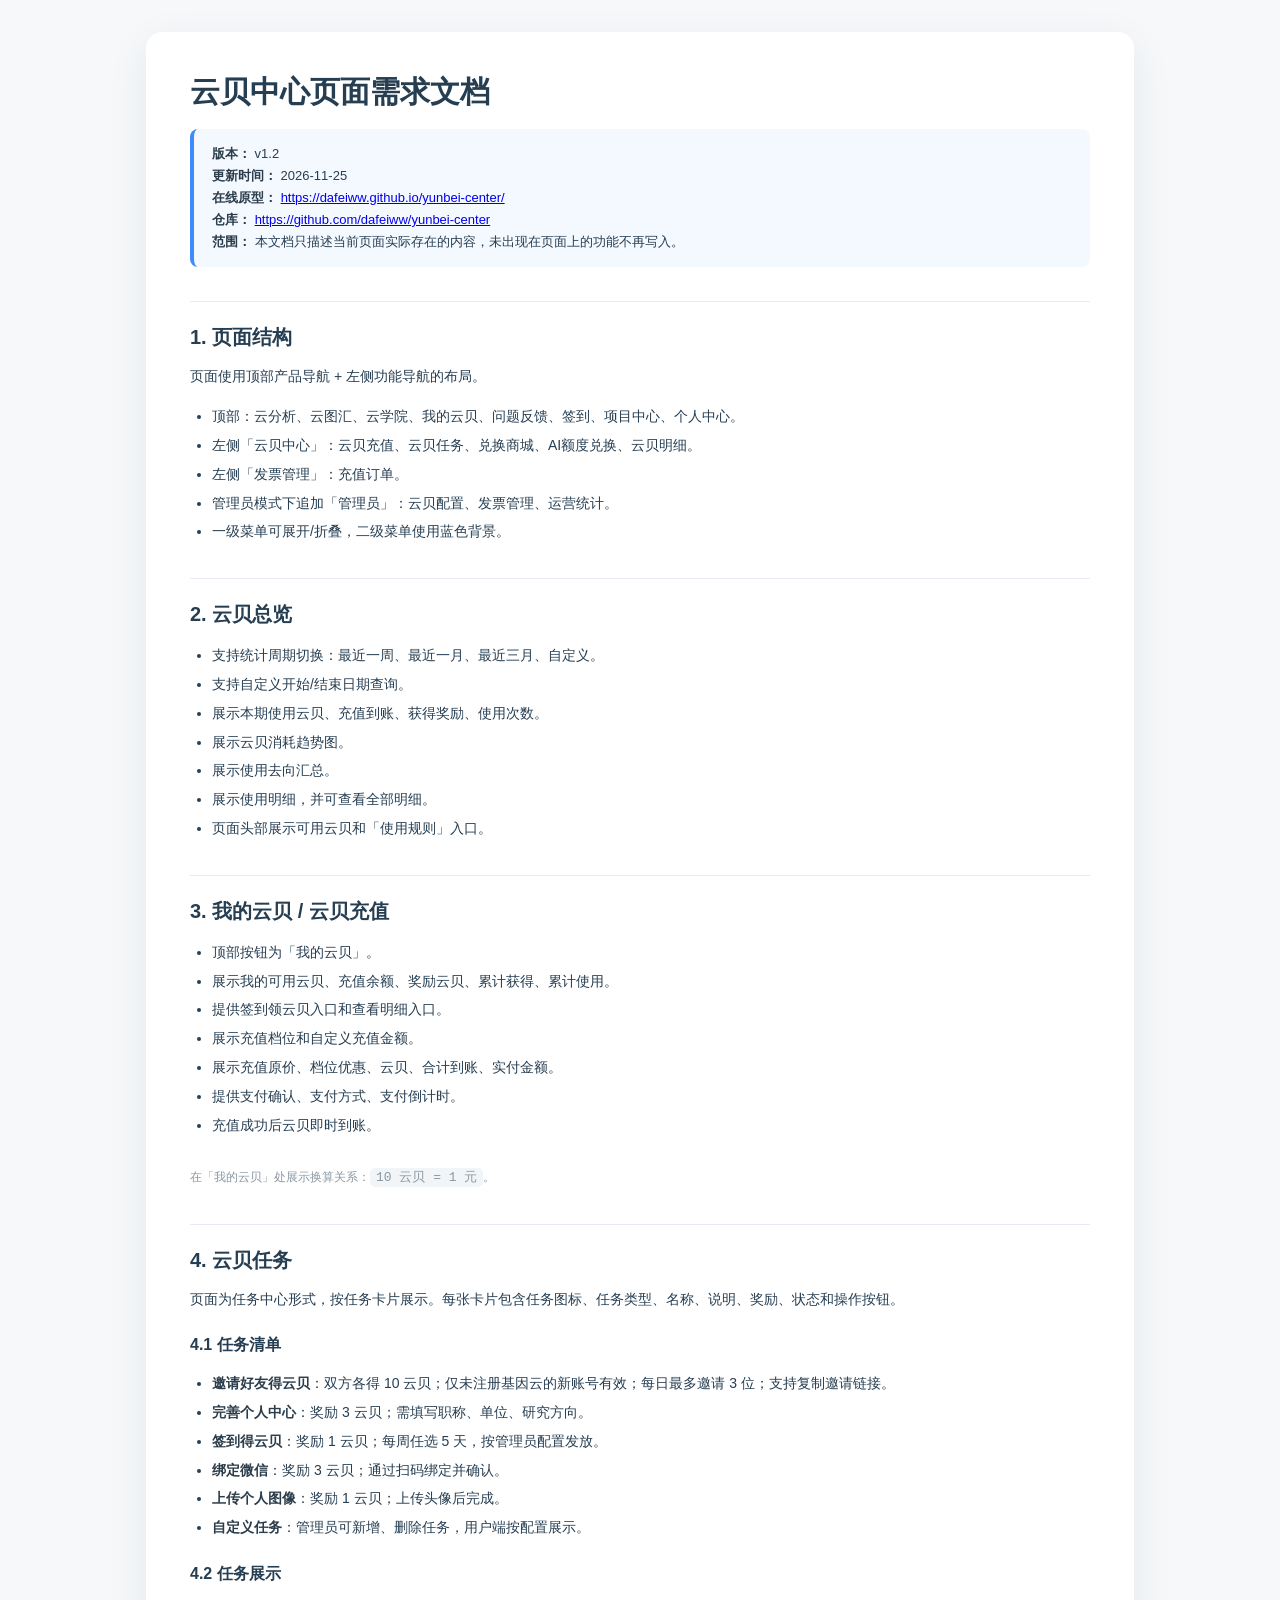
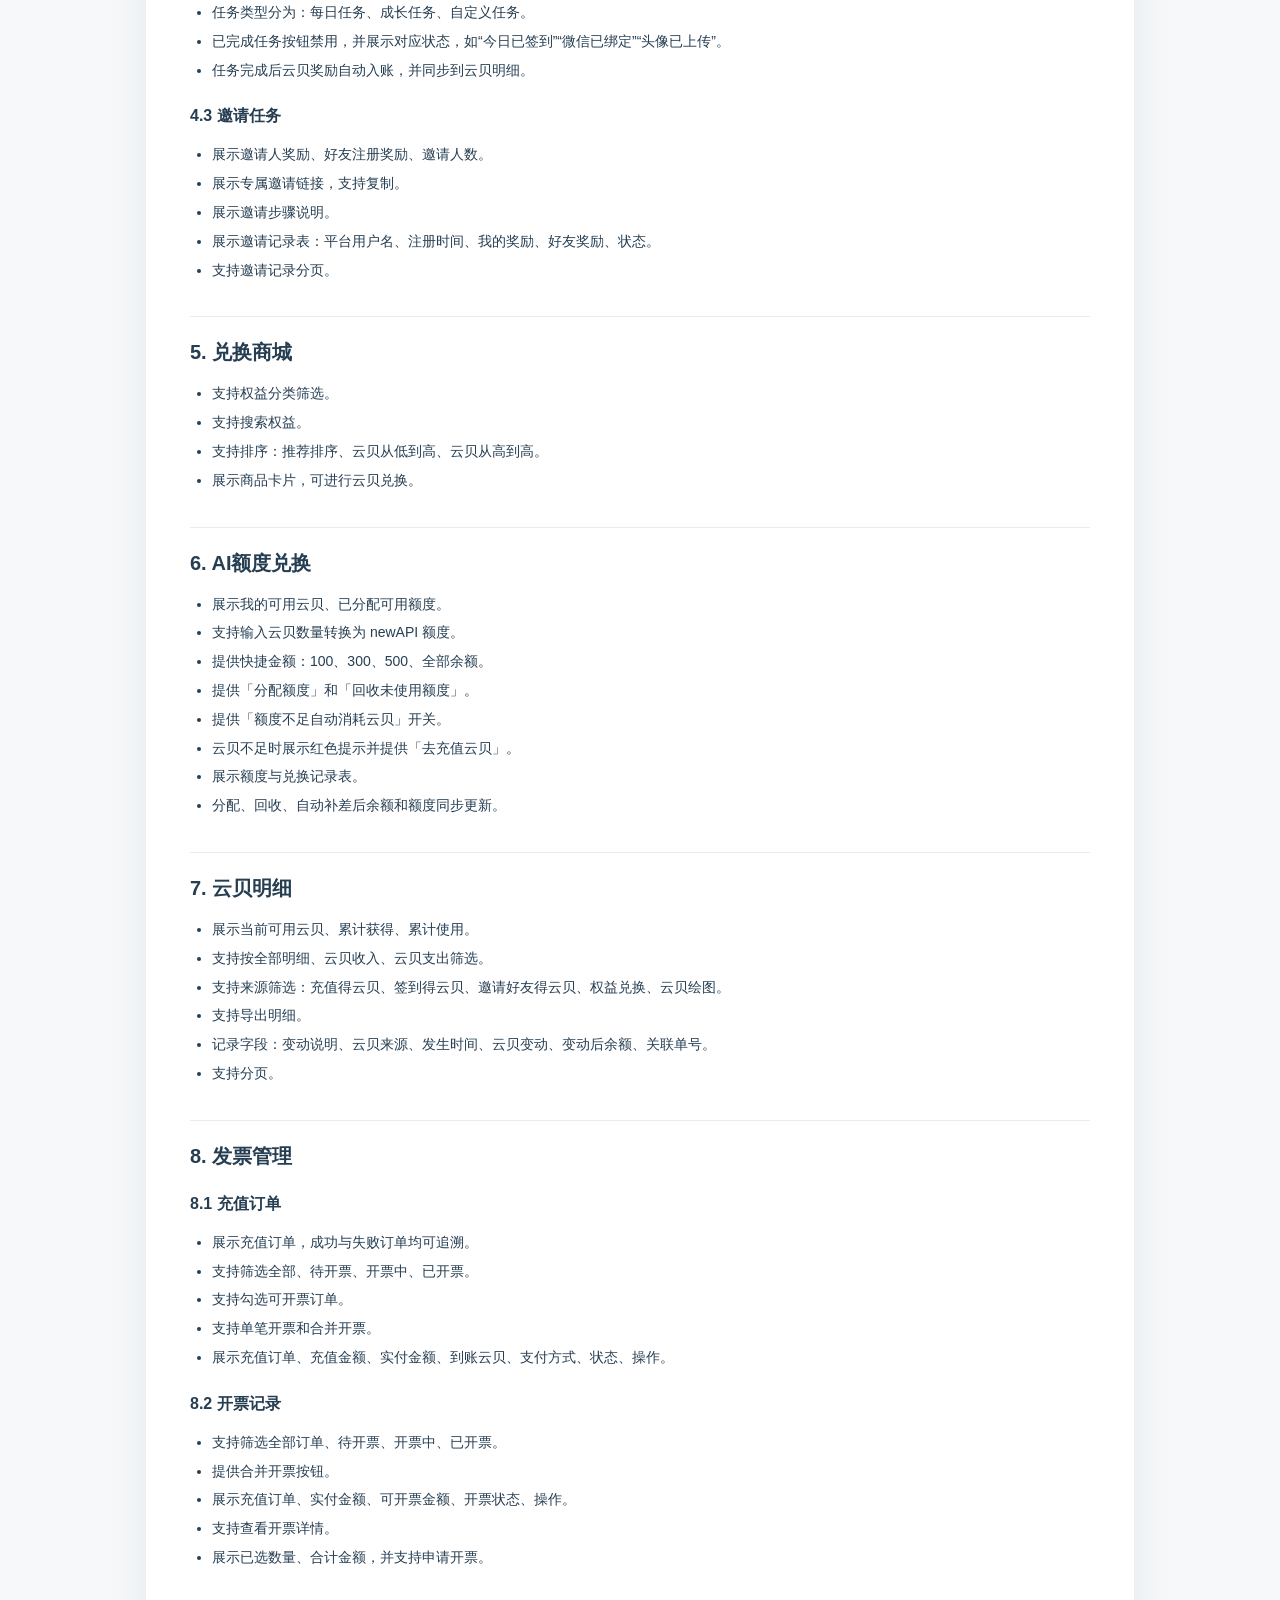
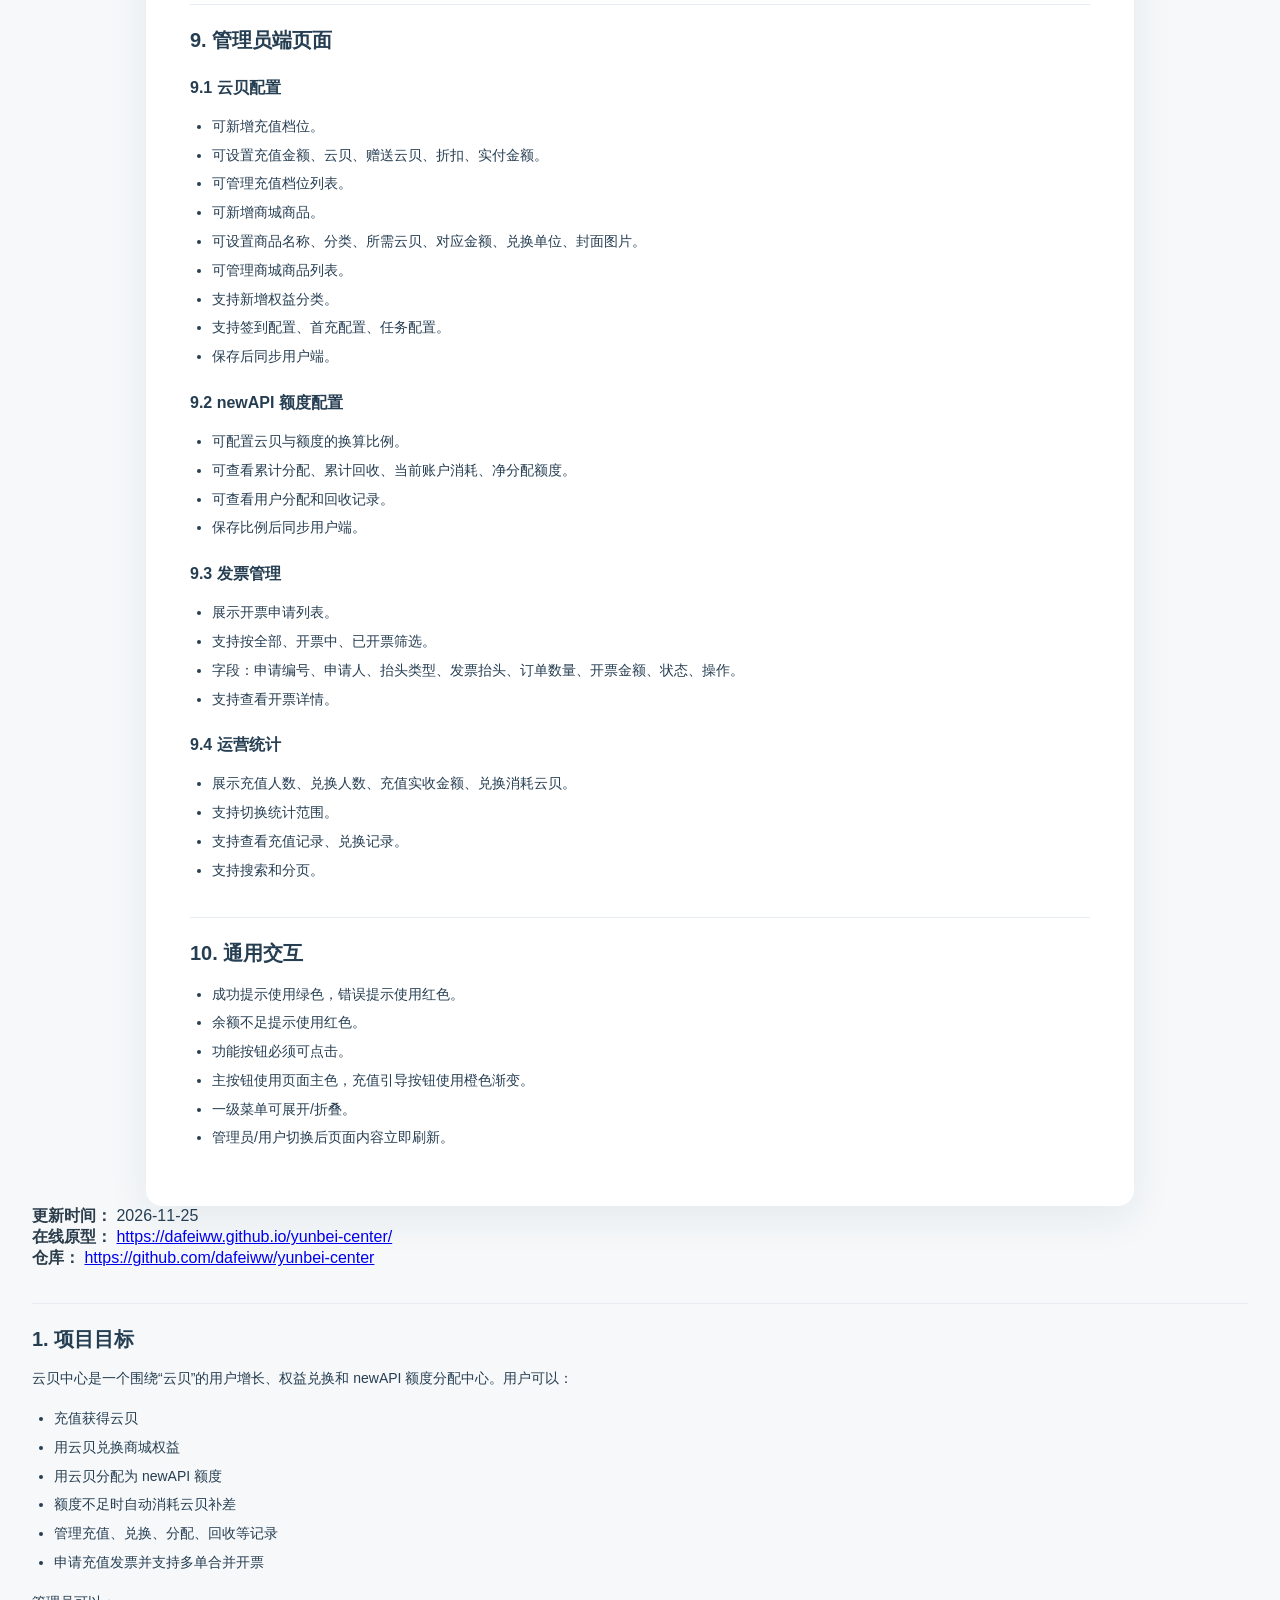
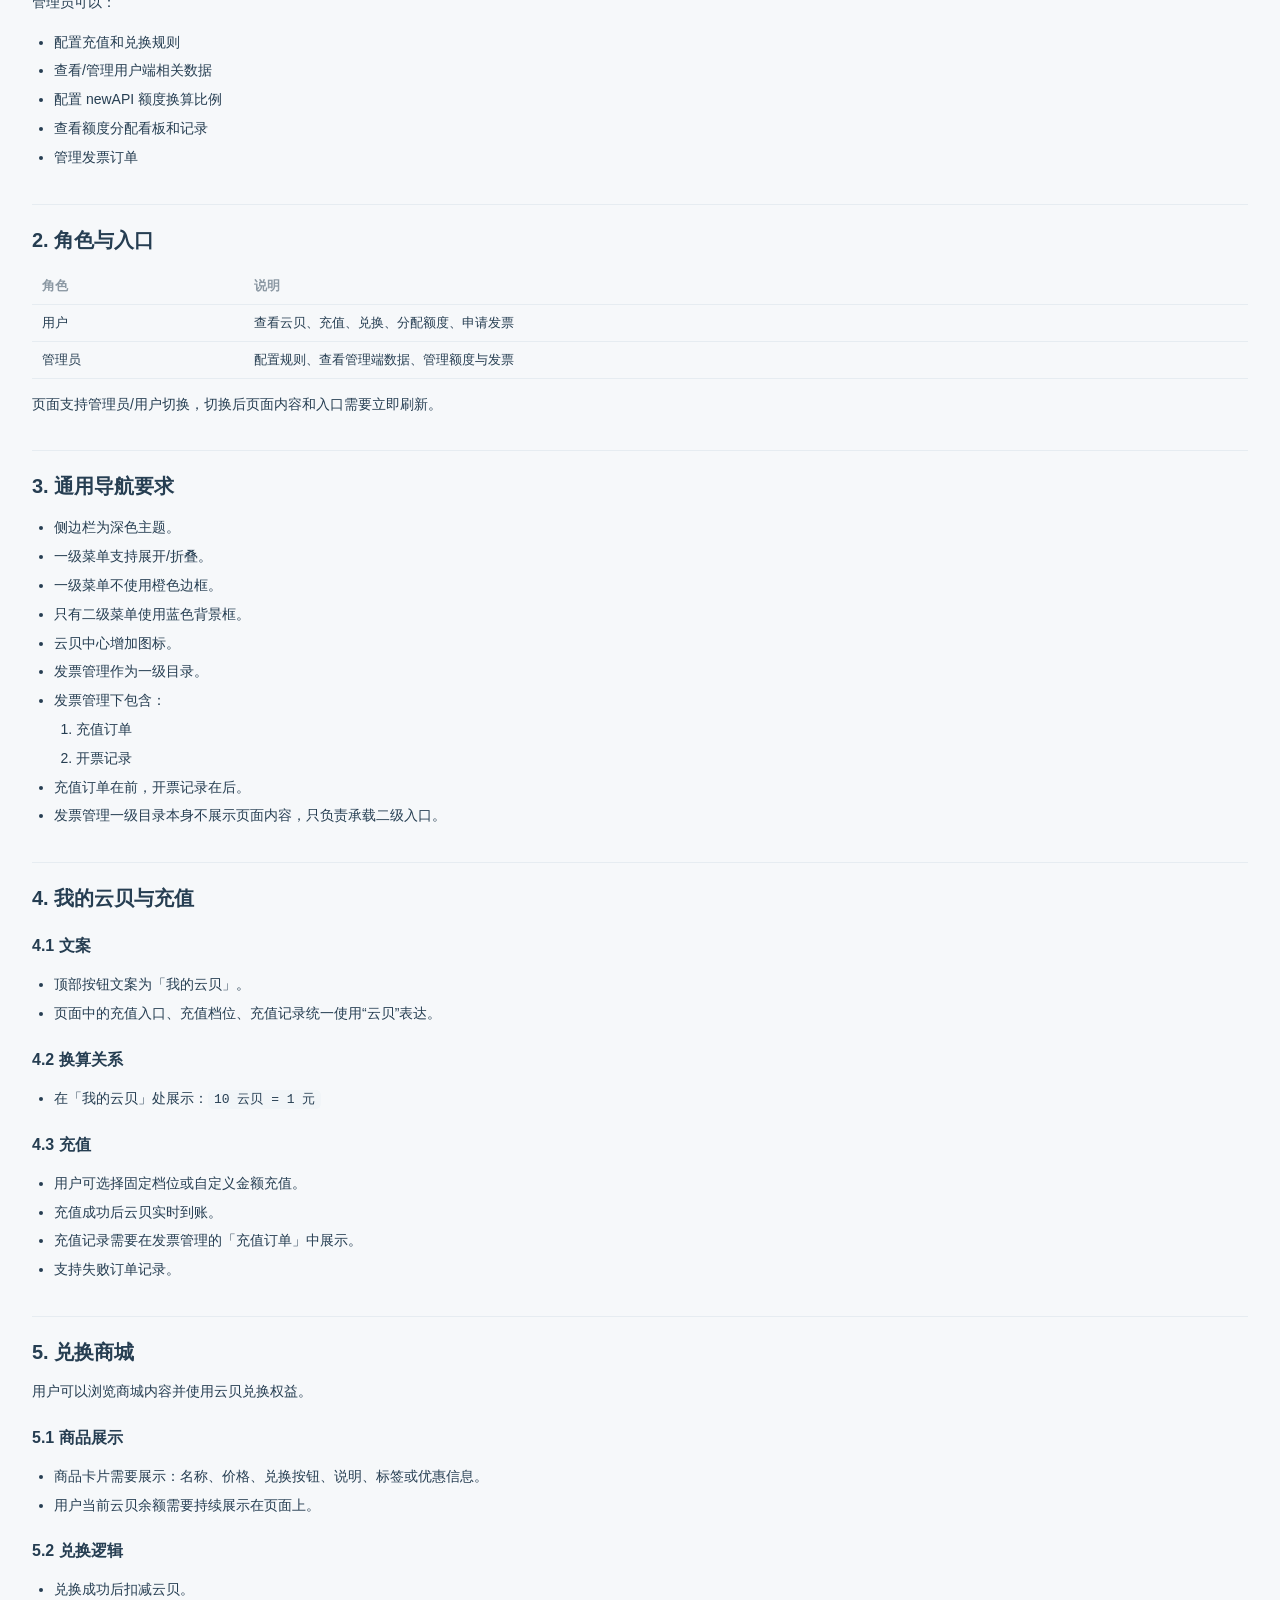
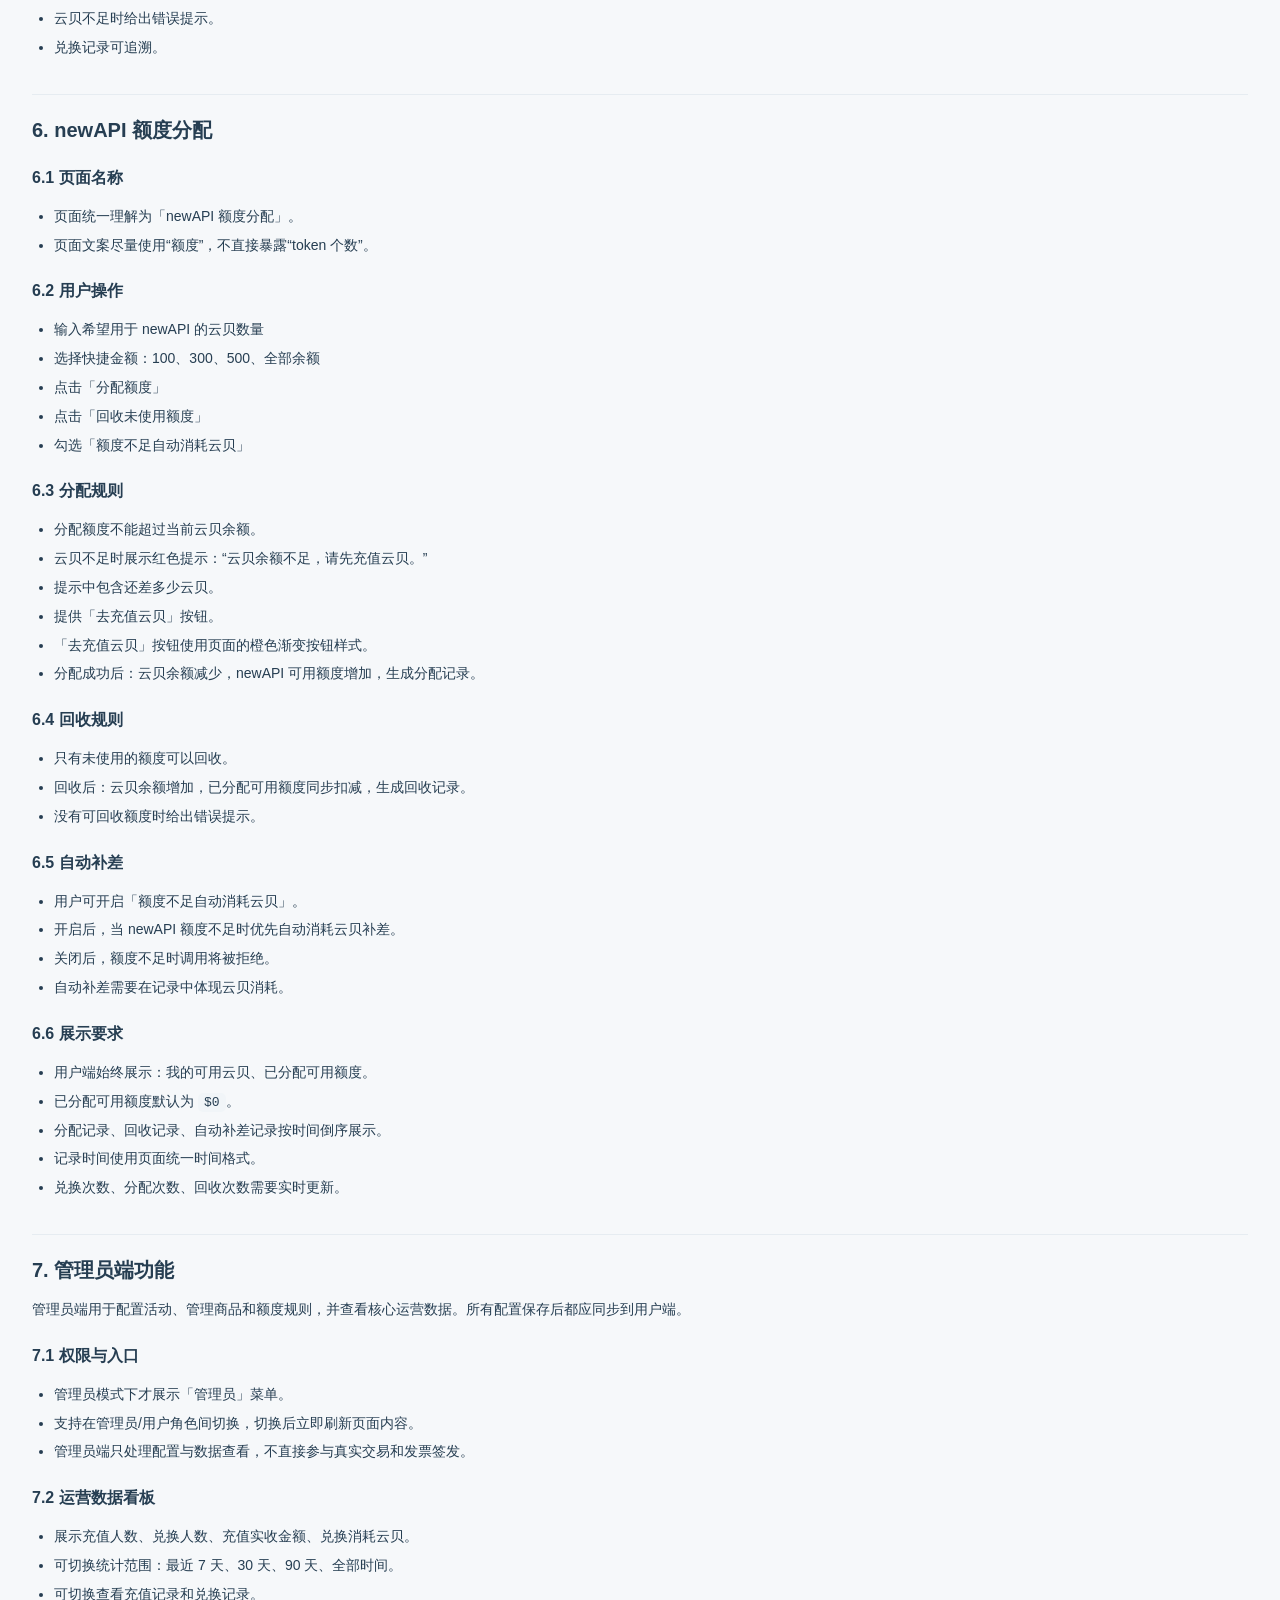
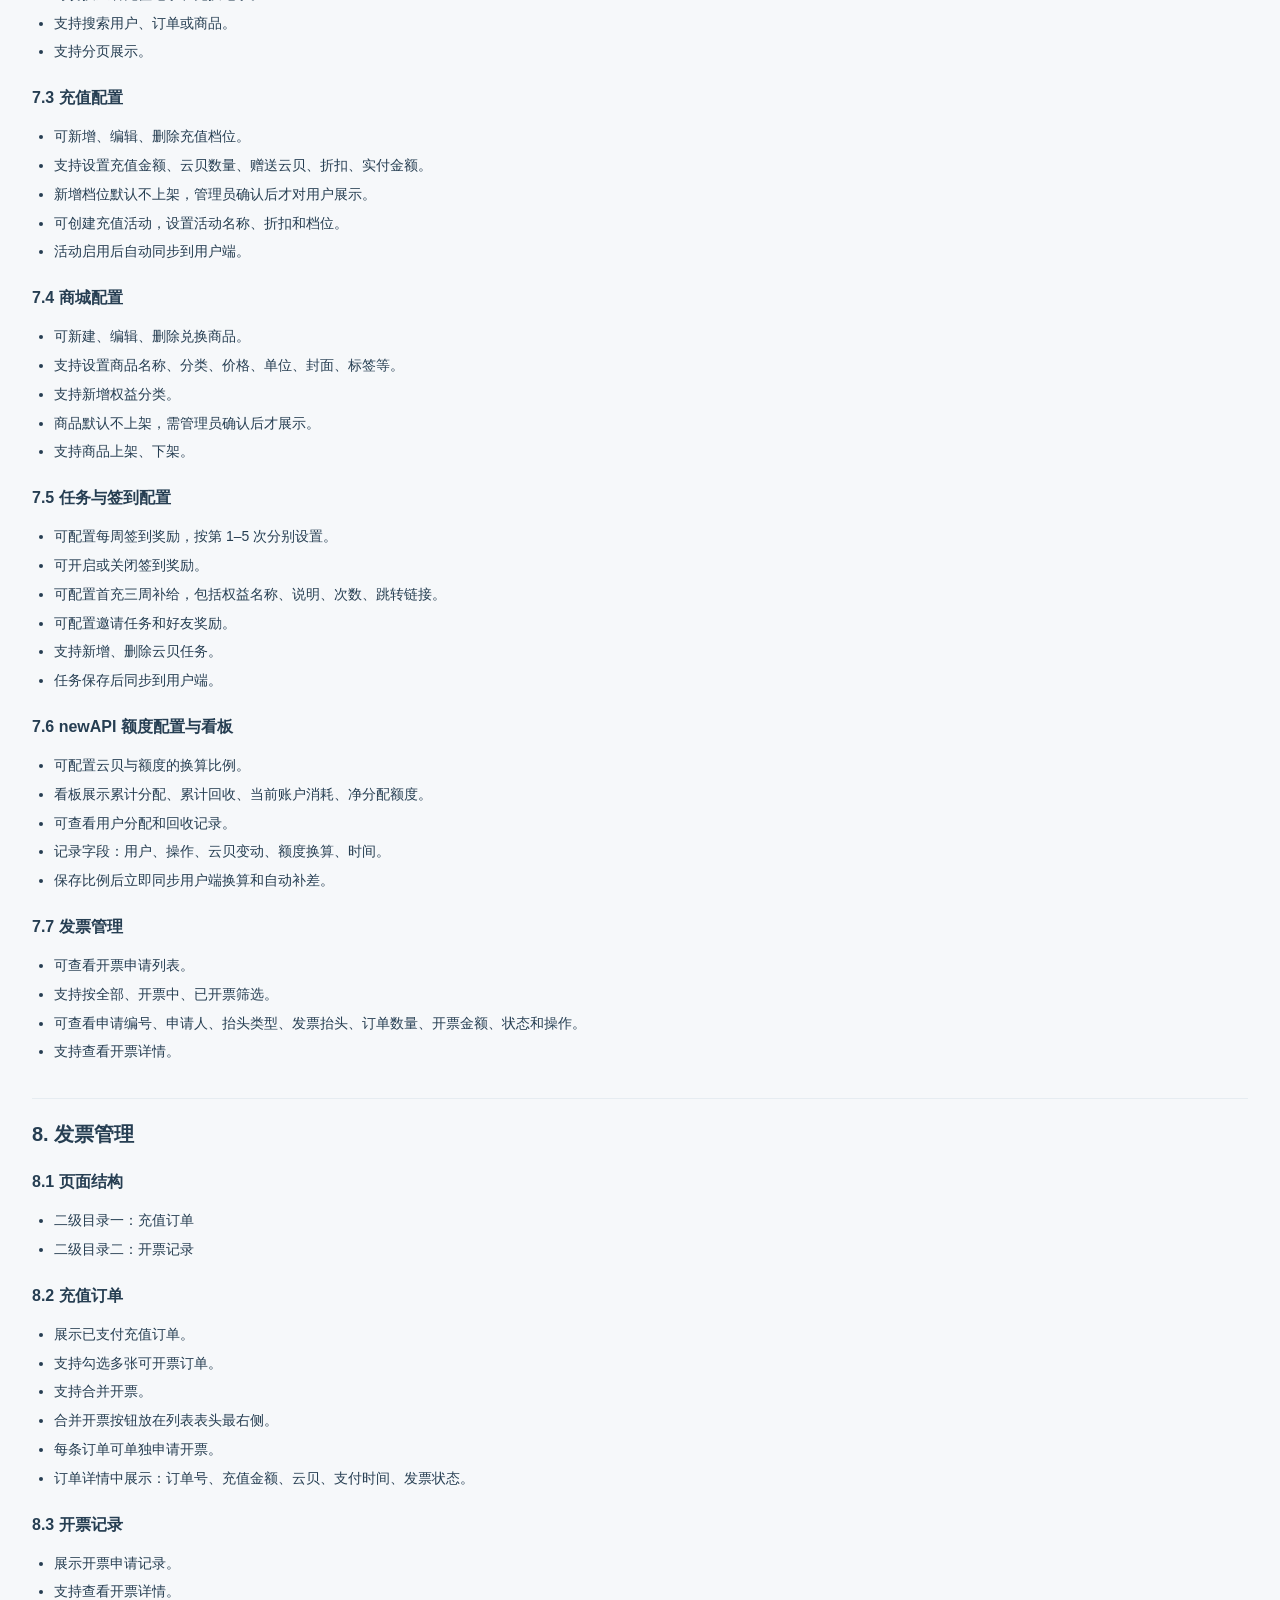
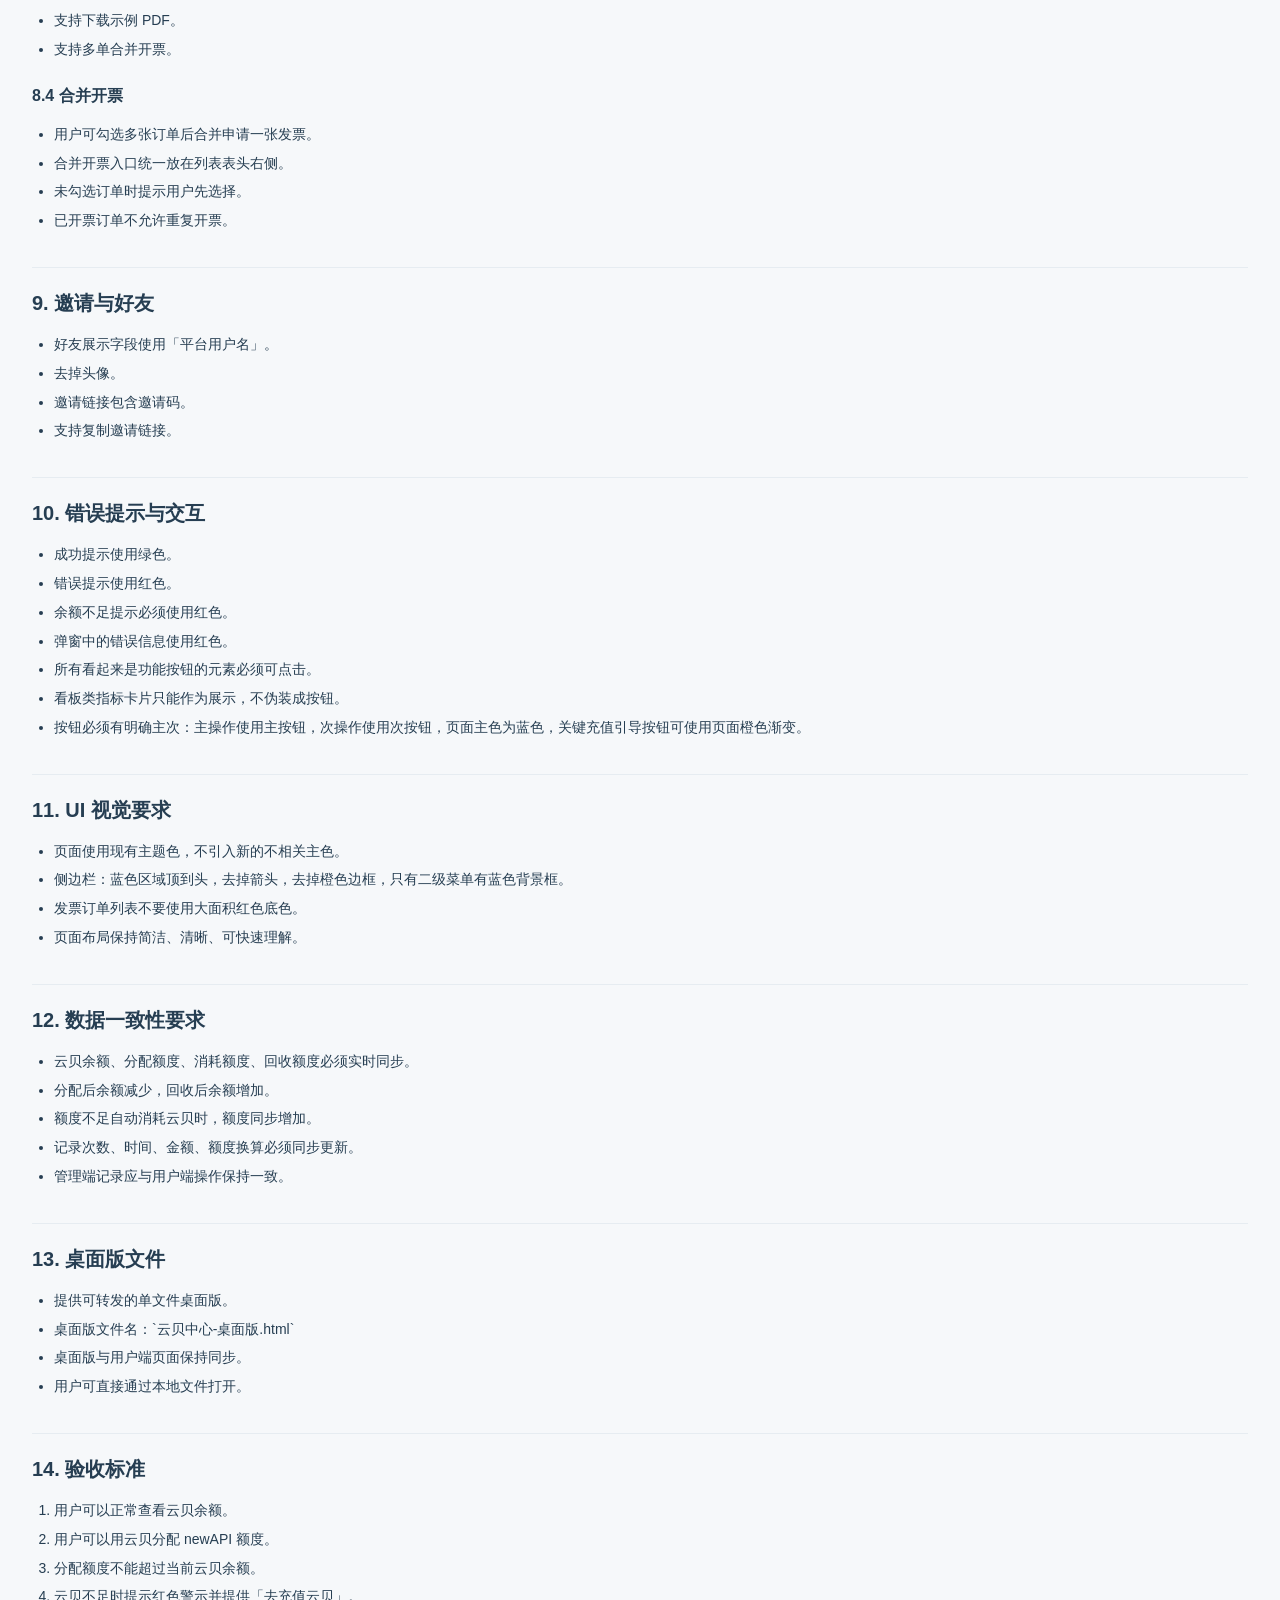
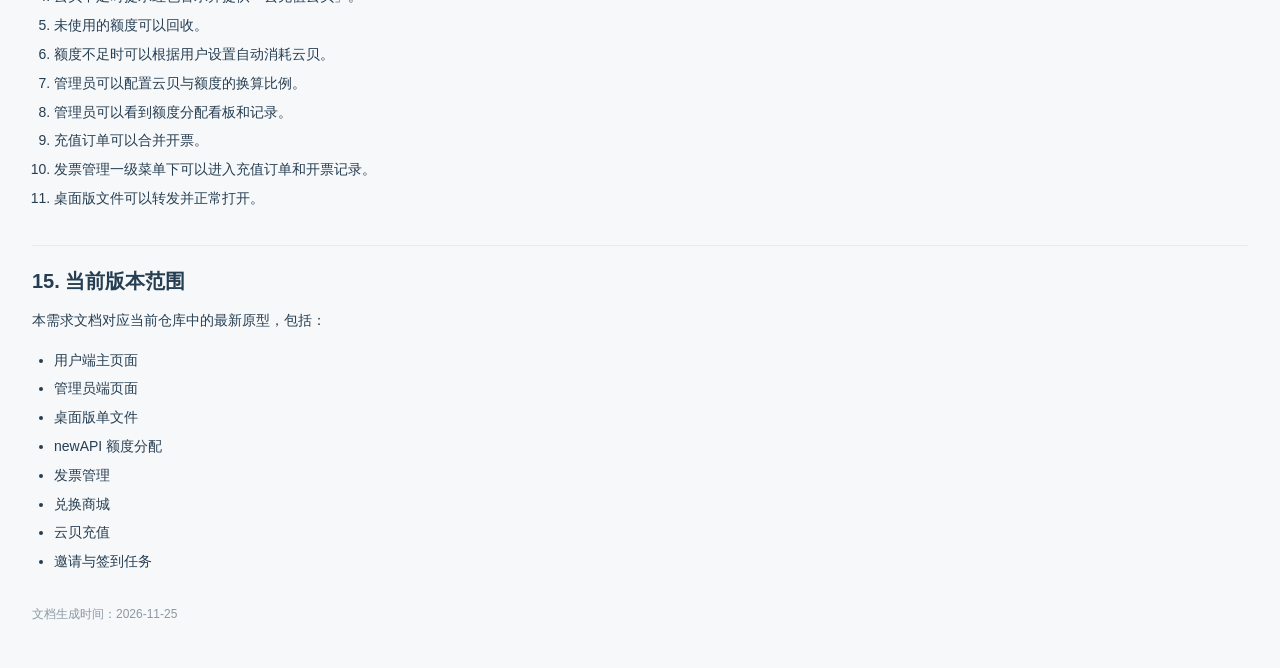
<file: 云贝中心需求文档.html>
<!doctype html>
<html lang="zh-CN">
<head>
<meta charset="utf-8">
<meta name="viewport" content="width=device-width,initial-scale=1">
<title>云贝中心需求文档</title>
<style>
body{font-family:-apple-system,BlinkMacSystemFont,"Segoe UI",sans-serif;background:#f6f8fa;color:#263e52;margin:0;padding:32px}
.page{max-width:900px;margin:0 auto;background:#fff;border-radius:16px;padding:40px 44px;box-shadow:0 12px 40px rgba(30,58,74,.08)}
h1{font-size:30px;margin:0 0 16px}
h2{font-size:20px;margin:34px 0 14px;border-top:1px solid #e6ecf1;padding-top:22px}
h3{font-size:16px;margin:24px 0 10px}
p,li{font-size:14px;line-height:1.7}
ul,ol{padding-left:22px}
li{margin:5px 0}
strong{color:#2b3d4b}
code{background:#f1f5f8;border-radius:5px;padding:2px 6px;font-size:13px}
table{width:100%;border-collapse:collapse;margin:12px 0;font-size:13px}
th,td{border-bottom:1px solid #e6ecf1;padding:9px 10px;text-align:left}
th{color:#8b98a3;font-weight:600}
blockquote{margin:0 0 24px;padding:14px 18px;background:#f4f8ff;border-left:4px solid #3d8bfd;border-radius:8px;font-size:13px;line-height:1.7}
.note{color:#8b98a3;font-size:12px;margin-top:30px}
</style>
</head>
<body>
<div class="page">
<h1>云贝中心页面需求文档</h1>
<blockquote><div><strong>版本：</strong> v1.2</div><div><strong>更新时间：</strong> 2026-11-25</div><div><strong>在线原型：</strong> <a href="https://dafeiww.github.io/yunbei-center/">https://dafeiww.github.io/yunbei-center/</a></div><div><strong>仓库：</strong> <a href="https://github.com/dafeiww/yunbei-center">https://github.com/dafeiww/yunbei-center</a></div><div><strong>范围：</strong> 本文档只描述当前页面实际存在的内容，未出现在页面上的功能不再写入。</div></blockquote>

<h2>1. 页面结构</h2>
<p>页面使用顶部产品导航 + 左侧功能导航的布局。</p>
<ul>
<li>顶部：云分析、云图汇、云学院、我的云贝、问题反馈、签到、项目中心、个人中心。</li>
<li>左侧「云贝中心」：云贝充值、云贝任务、兑换商城、AI额度兑换、云贝明细。</li>
<li>左侧「发票管理」：充值订单。</li>
<li>管理员模式下追加「管理员」：云贝配置、发票管理、运营统计。</li>
<li>一级菜单可展开/折叠，二级菜单使用蓝色背景。</li>
</ul>

<h2>2. 云贝总览</h2>
<ul>
<li>支持统计周期切换：最近一周、最近一月、最近三月、自定义。</li>
<li>支持自定义开始/结束日期查询。</li>
<li>展示本期使用云贝、充值到账、获得奖励、使用次数。</li>
<li>展示云贝消耗趋势图。</li>
<li>展示使用去向汇总。</li>
<li>展示使用明细，并可查看全部明细。</li>
<li>页面头部展示可用云贝和「使用规则」入口。</li>
</ul>

<h2>3. 我的云贝 / 云贝充值</h2>
<ul>
<li>顶部按钮为「我的云贝」。</li>
<li>展示我的可用云贝、充值余额、奖励云贝、累计获得、累计使用。</li>
<li>提供签到领云贝入口和查看明细入口。</li>
<li>展示充值档位和自定义充值金额。</li>
<li>展示充值原价、档位优惠、云贝、合计到账、实付金额。</li>
<li>提供支付确认、支付方式、支付倒计时。</li>
<li>充值成功后云贝即时到账。</li>
</ul>
<p class="note">在「我的云贝」处展示换算关系：<code>10 云贝 = 1 元</code>。</p>

<h2>4. 云贝任务</h2><p>页面为任务中心形式，按任务卡片展示。每张卡片包含任务图标、任务类型、名称、说明、奖励、状态和操作按钮。</p><h3>4.1 任务清单</h3><ul><li><strong>邀请好友得云贝</strong>：双方各得 10 云贝；仅未注册基因云的新账号有效；每日最多邀请 3 位；支持复制邀请链接。</li><li><strong>完善个人中心</strong>：奖励 3 云贝；需填写职称、单位、研究方向。</li><li><strong>签到得云贝</strong>：奖励 1 云贝；每周任选 5 天，按管理员配置发放。</li><li><strong>绑定微信</strong>：奖励 3 云贝；通过扫码绑定并确认。</li><li><strong>上传个人图像</strong>：奖励 1 云贝；上传头像后完成。</li><li><strong>自定义任务</strong>：管理员可新增、删除任务，用户端按配置展示。</li></ul><h3>4.2 任务展示</h3><ul><li>任务类型分为：每日任务、成长任务、自定义任务。</li><li>已完成任务按钮禁用，并展示对应状态，如“今日已签到”“微信已绑定”“头像已上传”。</li><li>任务完成后云贝奖励自动入账，并同步到云贝明细。</li></ul><h3>4.3 邀请任务</h3><ul><li>展示邀请人奖励、好友注册奖励、邀请人数。</li><li>展示专属邀请链接，支持复制。</li><li>展示邀请步骤说明。</li><li>展示邀请记录表：平台用户名、注册时间、我的奖励、好友奖励、状态。</li><li>支持邀请记录分页。</li></ul><h2>5. 兑换商城</h2>
<ul>
<li>支持权益分类筛选。</li>
<li>支持搜索权益。</li>
<li>支持排序：推荐排序、云贝从低到高、云贝从高到高。</li>
<li>展示商品卡片，可进行云贝兑换。</li>
</ul>

<h2>6. AI额度兑换</h2>
<ul>
<li>展示我的可用云贝、已分配可用额度。</li>
<li>支持输入云贝数量转换为 newAPI 额度。</li>
<li>提供快捷金额：100、300、500、全部余额。</li>
<li>提供「分配额度」和「回收未使用额度」。</li>
<li>提供「额度不足自动消耗云贝」开关。</li>
<li>云贝不足时展示红色提示并提供「去充值云贝」。</li>
<li>展示额度与兑换记录表。</li>
<li>分配、回收、自动补差后余额和额度同步更新。</li>
</ul>

<h2>7. 云贝明细</h2>
<ul>
<li>展示当前可用云贝、累计获得、累计使用。</li>
<li>支持按全部明细、云贝收入、云贝支出筛选。</li>
<li>支持来源筛选：充值得云贝、签到得云贝、邀请好友得云贝、权益兑换、云贝绘图。</li>
<li>支持导出明细。</li>
<li>记录字段：变动说明、云贝来源、发生时间、云贝变动、变动后余额、关联单号。</li>
<li>支持分页。</li>
</ul>

<h2>8. 发票管理</h2>
<h3>8.1 充值订单</h3>
<ul>
<li>展示充值订单，成功与失败订单均可追溯。</li>
<li>支持筛选全部、待开票、开票中、已开票。</li>
<li>支持勾选可开票订单。</li>
<li>支持单笔开票和合并开票。</li>
<li>展示充值订单、充值金额、实付金额、到账云贝、支付方式、状态、操作。</li>
</ul>
<h3>8.2 开票记录</h3>
<ul>
<li>支持筛选全部订单、待开票、开票中、已开票。</li>
<li>提供合并开票按钮。</li>
<li>展示充值订单、实付金额、可开票金额、开票状态、操作。</li>
<li>支持查看开票详情。</li>
<li>展示已选数量、合计金额，并支持申请开票。</li>
</ul>

<h2>9. 管理员端页面</h2>
<h3>9.1 云贝配置</h3>
<ul>
<li>可新增充值档位。</li>
<li>可设置充值金额、云贝、赠送云贝、折扣、实付金额。</li>
<li>可管理充值档位列表。</li>
<li>可新增商城商品。</li>
<li>可设置商品名称、分类、所需云贝、对应金额、兑换单位、封面图片。</li>
<li>可管理商城商品列表。</li>
<li>支持新增权益分类。</li>
<li>支持签到配置、首充配置、任务配置。</li>
<li>保存后同步用户端。</li>
</ul>
<h3>9.2 newAPI 额度配置</h3>
<ul>
<li>可配置云贝与额度的换算比例。</li>
<li>可查看累计分配、累计回收、当前账户消耗、净分配额度。</li>
<li>可查看用户分配和回收记录。</li>
<li>保存比例后同步用户端。</li>
</ul>
<h3>9.3 发票管理</h3>
<ul>
<li>展示开票申请列表。</li>
<li>支持按全部、开票中、已开票筛选。</li>
<li>字段：申请编号、申请人、抬头类型、发票抬头、订单数量、开票金额、状态、操作。</li>
<li>支持查看开票详情。</li>
</ul>
<h3>9.4 运营统计</h3>
<ul>
<li>展示充值人数、兑换人数、充值实收金额、兑换消耗云贝。</li>
<li>支持切换统计范围。</li>
<li>支持查看充值记录、兑换记录。</li>
<li>支持搜索和分页。</li>
</ul>

<h2>10. 通用交互</h2>
<ul>
<li>成功提示使用绿色，错误提示使用红色。</li>
<li>余额不足提示使用红色。</li>
<li>功能按钮必须可点击。</li>
<li>主按钮使用页面主色，充值引导按钮使用橙色渐变。</li>
<li>一级菜单可展开/折叠。</li>
<li>管理员/用户切换后页面内容立即刷新。</li>
</ul></div><div><strong>更新时间：</strong> 2026-11-25</div><div><strong>在线原型：</strong> <a href="https://dafeiww.github.io/yunbei-center/">https://dafeiww.github.io/yunbei-center/</a></div><div><strong>仓库：</strong> <a href="https://github.com/dafeiww/yunbei-center">https://github.com/dafeiww/yunbei-center</a></div></blockquote>

<h2>1. 项目目标</h2>
<p>云贝中心是一个围绕“云贝”的用户增长、权益兑换和 newAPI 额度分配中心。用户可以：</p>
<ul><li>充值获得云贝</li><li>用云贝兑换商城权益</li><li>用云贝分配为 newAPI 额度</li><li>额度不足时自动消耗云贝补差</li><li>管理充值、兑换、分配、回收等记录</li><li>申请充值发票并支持多单合并开票</li></ul>
<p>管理员可以：</p>
<ul><li>配置充值和兑换规则</li><li>查看/管理用户端相关数据</li><li>配置 newAPI 额度换算比例</li><li>查看额度分配看板和记录</li><li>管理发票订单</li></ul>

<h2>2. 角色与入口</h2>
<table><tr><th>角色</th><th>说明</th></tr><tr><td>用户</td><td>查看云贝、充值、兑换、分配额度、申请发票</td></tr><tr><td>管理员</td><td>配置规则、查看管理端数据、管理额度与发票</td></tr></table>
<p>页面支持管理员/用户切换，切换后页面内容和入口需要立即刷新。</p>

<h2>3. 通用导航要求</h2>
<ul><li>侧边栏为深色主题。</li><li>一级菜单支持展开/折叠。</li><li>一级菜单不使用橙色边框。</li><li>只有二级菜单使用蓝色背景框。</li><li>云贝中心增加图标。</li><li>发票管理作为一级目录。</li><li>发票管理下包含：<ol><li>充值订单</li><li>开票记录</li></ol></li><li>充值订单在前，开票记录在后。</li><li>发票管理一级目录本身不展示页面内容，只负责承载二级入口。</li></ul>

<h2>4. 我的云贝与充值</h2>
<h3>4.1 文案</h3><ul><li>顶部按钮文案为「我的云贝」。</li><li>页面中的充值入口、充值档位、充值记录统一使用“云贝”表达。</li></ul>
<h3>4.2 换算关系</h3><ul><li>在「我的云贝」处展示：<code>10 云贝 = 1 元</code></li></ul>
<h3>4.3 充值</h3><ul><li>用户可选择固定档位或自定义金额充值。</li><li>充值成功后云贝实时到账。</li><li>充值记录需要在发票管理的「充值订单」中展示。</li><li>支持失败订单记录。</li></ul>

<h2>5. 兑换商城</h2>
<p>用户可以浏览商城内容并使用云贝兑换权益。</p>
<h3>5.1 商品展示</h3><ul><li>商品卡片需要展示：名称、价格、兑换按钮、说明、标签或优惠信息。</li><li>用户当前云贝余额需要持续展示在页面上。</li></ul>
<h3>5.2 兑换逻辑</h3><ul><li>兑换成功后扣减云贝。</li><li>云贝不足时给出错误提示。</li><li>兑换记录可追溯。</li></ul>

<h2>6. newAPI 额度分配</h2>
<h3>6.1 页面名称</h3><ul><li>页面统一理解为「newAPI 额度分配」。</li><li>页面文案尽量使用“额度”，不直接暴露“token 个数”。</li></ul>
<h3>6.2 用户操作</h3><ul><li>输入希望用于 newAPI 的云贝数量</li><li>选择快捷金额：100、300、500、全部余额</li><li>点击「分配额度」</li><li>点击「回收未使用额度」</li><li>勾选「额度不足自动消耗云贝」</li></ul>
<h3>6.3 分配规则</h3><ul><li>分配额度不能超过当前云贝余额。</li><li>云贝不足时展示红色提示：“云贝余额不足，请先充值云贝。”</li><li>提示中包含还差多少云贝。</li><li>提供「去充值云贝」按钮。</li><li>「去充值云贝」按钮使用页面的橙色渐变按钮样式。</li><li>分配成功后：云贝余额减少，newAPI 可用额度增加，生成分配记录。</li></ul>
<h3>6.4 回收规则</h3><ul><li>只有未使用的额度可以回收。</li><li>回收后：云贝余额增加，已分配可用额度同步扣减，生成回收记录。</li><li>没有可回收额度时给出错误提示。</li></ul>
<h3>6.5 自动补差</h3><ul><li>用户可开启「额度不足自动消耗云贝」。</li><li>开启后，当 newAPI 额度不足时优先自动消耗云贝补差。</li><li>关闭后，额度不足时调用将被拒绝。</li><li>自动补差需要在记录中体现云贝消耗。</li></ul>
<h3>6.6 展示要求</h3><ul><li>用户端始终展示：我的可用云贝、已分配可用额度。</li><li>已分配可用额度默认为 <code>$0</code>。</li><li>分配记录、回收记录、自动补差记录按时间倒序展示。</li><li>记录时间使用页面统一时间格式。</li><li>兑换次数、分配次数、回收次数需要实时更新。</li></ul>

<h2>7. 管理员端功能</h2><p>管理员端用于配置活动、管理商品和额度规则，并查看核心运营数据。所有配置保存后都应同步到用户端。</p><h3>7.1 权限与入口</h3><ul><li>管理员模式下才展示「管理员」菜单。</li><li>支持在管理员/用户角色间切换，切换后立即刷新页面内容。</li><li>管理员端只处理配置与数据查看，不直接参与真实交易和发票签发。</li></ul><h3>7.2 运营数据看板</h3><ul><li>展示充值人数、兑换人数、充值实收金额、兑换消耗云贝。</li><li>可切换统计范围：最近 7 天、30 天、90 天、全部时间。</li><li>可切换查看充值记录和兑换记录。</li><li>支持搜索用户、订单或商品。</li><li>支持分页展示。</li></ul><h3>7.3 充值配置</h3><ul><li>可新增、编辑、删除充值档位。</li><li>支持设置充值金额、云贝数量、赠送云贝、折扣、实付金额。</li><li>新增档位默认不上架，管理员确认后才对用户展示。</li><li>可创建充值活动，设置活动名称、折扣和档位。</li><li>活动启用后自动同步到用户端。</li></ul><h3>7.4 商城配置</h3><ul><li>可新建、编辑、删除兑换商品。</li><li>支持设置商品名称、分类、价格、单位、封面、标签等。</li><li>支持新增权益分类。</li><li>商品默认不上架，需管理员确认后才展示。</li><li>支持商品上架、下架。</li></ul><h3>7.5 任务与签到配置</h3><ul><li>可配置每周签到奖励，按第 1–5 次分别设置。</li><li>可开启或关闭签到奖励。</li><li>可配置首充三周补给，包括权益名称、说明、次数、跳转链接。</li><li>可配置邀请任务和好友奖励。</li><li>支持新增、删除云贝任务。</li><li>任务保存后同步到用户端。</li></ul><h3>7.6 newAPI 额度配置与看板</h3><ul><li>可配置云贝与额度的换算比例。</li><li>看板展示累计分配、累计回收、当前账户消耗、净分配额度。</li><li>可查看用户分配和回收记录。</li><li>记录字段：用户、操作、云贝变动、额度换算、时间。</li><li>保存比例后立即同步用户端换算和自动补差。</li></ul><h3>7.7 发票管理</h3><ul><li>可查看开票申请列表。</li><li>支持按全部、开票中、已开票筛选。</li><li>可查看申请编号、申请人、抬头类型、发票抬头、订单数量、开票金额、状态和操作。</li><li>支持查看开票详情。</li></ul><h2>8. 发票管理</h2>
<h3>8.1 页面结构</h3><ul><li>二级目录一：充值订单</li><li>二级目录二：开票记录</li></ul>
<h3>8.2 充值订单</h3><ul><li>展示已支付充值订单。</li><li>支持勾选多张可开票订单。</li><li>支持合并开票。</li><li>合并开票按钮放在列表表头最右侧。</li><li>每条订单可单独申请开票。</li><li>订单详情中展示：订单号、充值金额、云贝、支付时间、发票状态。</li></ul>
<h3>8.3 开票记录</h3><ul><li>展示开票申请记录。</li><li>支持查看开票详情。</li><li>支持下载示例 PDF。</li><li>支持多单合并开票。</li></ul>
<h3>8.4 合并开票</h3><ul><li>用户可勾选多张订单后合并申请一张发票。</li><li>合并开票入口统一放在列表表头右侧。</li><li>未勾选订单时提示用户先选择。</li><li>已开票订单不允许重复开票。</li></ul>

<h2>9. 邀请与好友</h2><ul><li>好友展示字段使用「平台用户名」。</li><li>去掉头像。</li><li>邀请链接包含邀请码。</li><li>支持复制邀请链接。</li></ul>

<h2>10. 错误提示与交互</h2><ul><li>成功提示使用绿色。</li><li>错误提示使用红色。</li><li>余额不足提示必须使用红色。</li><li>弹窗中的错误信息使用红色。</li><li>所有看起来是功能按钮的元素必须可点击。</li><li>看板类指标卡片只能作为展示，不伪装成按钮。</li><li>按钮必须有明确主次：主操作使用主按钮，次操作使用次按钮，页面主色为蓝色，关键充值引导按钮可使用页面橙色渐变。</li></ul>

<h2>11. UI 视觉要求</h2><ul><li>页面使用现有主题色，不引入新的不相关主色。</li><li>侧边栏：蓝色区域顶到头，去掉箭头，去掉橙色边框，只有二级菜单有蓝色背景框。</li><li>发票订单列表不要使用大面积红色底色。</li><li>页面布局保持简洁、清晰、可快速理解。</li></ul>

<h2>12. 数据一致性要求</h2><ul><li>云贝余额、分配额度、消耗额度、回收额度必须实时同步。</li><li>分配后余额减少，回收后余额增加。</li><li>额度不足自动消耗云贝时，额度同步增加。</li><li>记录次数、时间、金额、额度换算必须同步更新。</li><li>管理端记录应与用户端操作保持一致。</li></ul>

<h2>13. 桌面版文件</h2><ul><li>提供可转发的单文件桌面版。</li><li>桌面版文件名：`云贝中心-桌面版.html`</li><li>桌面版与用户端页面保持同步。</li><li>用户可直接通过本地文件打开。</li></ul>

<h2>14. 验收标准</h2><ol><li>用户可以正常查看云贝余额。</li><li>用户可以用云贝分配 newAPI 额度。</li><li>分配额度不能超过当前云贝余额。</li><li>云贝不足时提示红色警示并提供「去充值云贝」。</li><li>未使用的额度可以回收。</li><li>额度不足时可以根据用户设置自动消耗云贝。</li><li>管理员可以配置云贝与额度的换算比例。</li><li>管理员可以看到额度分配看板和记录。</li><li>充值订单可以合并开票。</li><li>发票管理一级菜单下可以进入充值订单和开票记录。</li><li>桌面版文件可以转发并正常打开。</li></ol>

<h2>15. 当前版本范围</h2><p>本需求文档对应当前仓库中的最新原型，包括：</p><ul><li>用户端主页面</li><li>管理员端页面</li><li>桌面版单文件</li><li>newAPI 额度分配</li><li>发票管理</li><li>兑换商城</li><li>云贝充值</li><li>邀请与签到任务</li></ul>

<p class="note">文档生成时间：2026-11-25</p>
</div>
</body>
</html>
</file>
